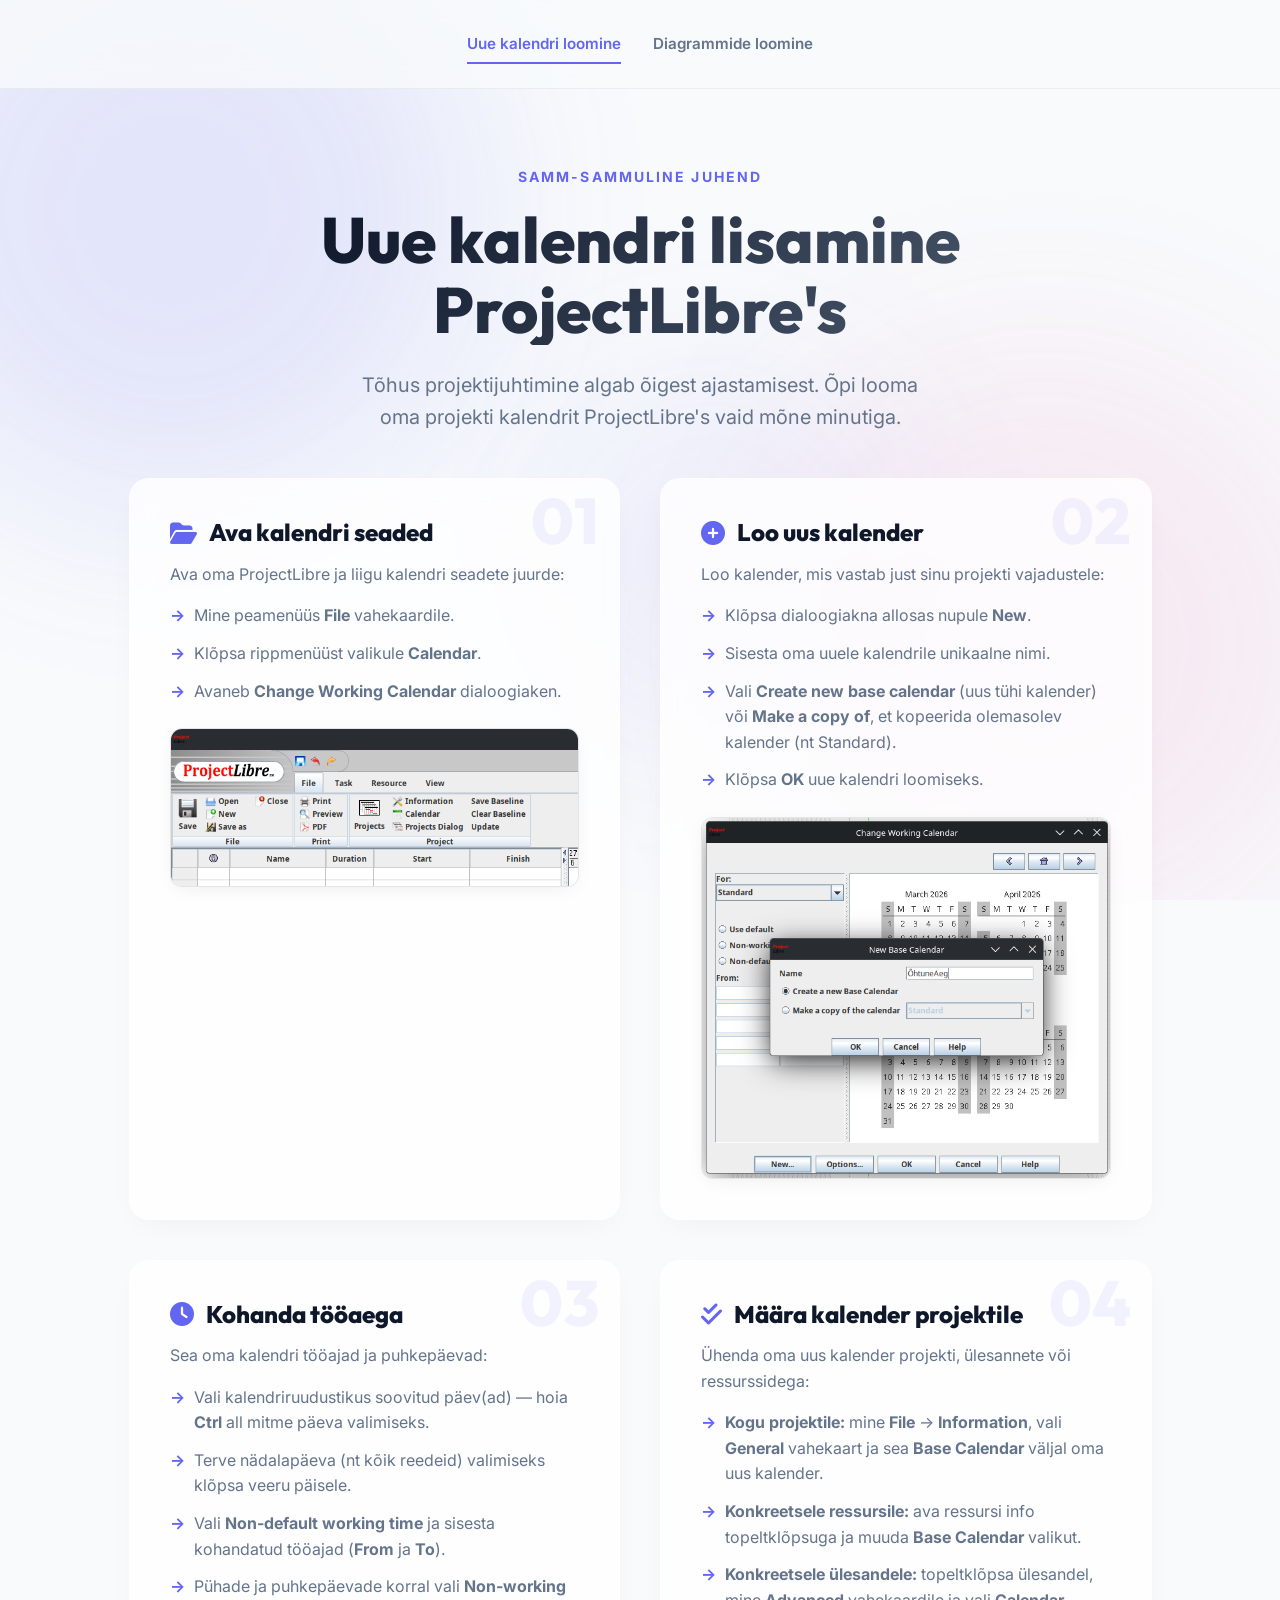
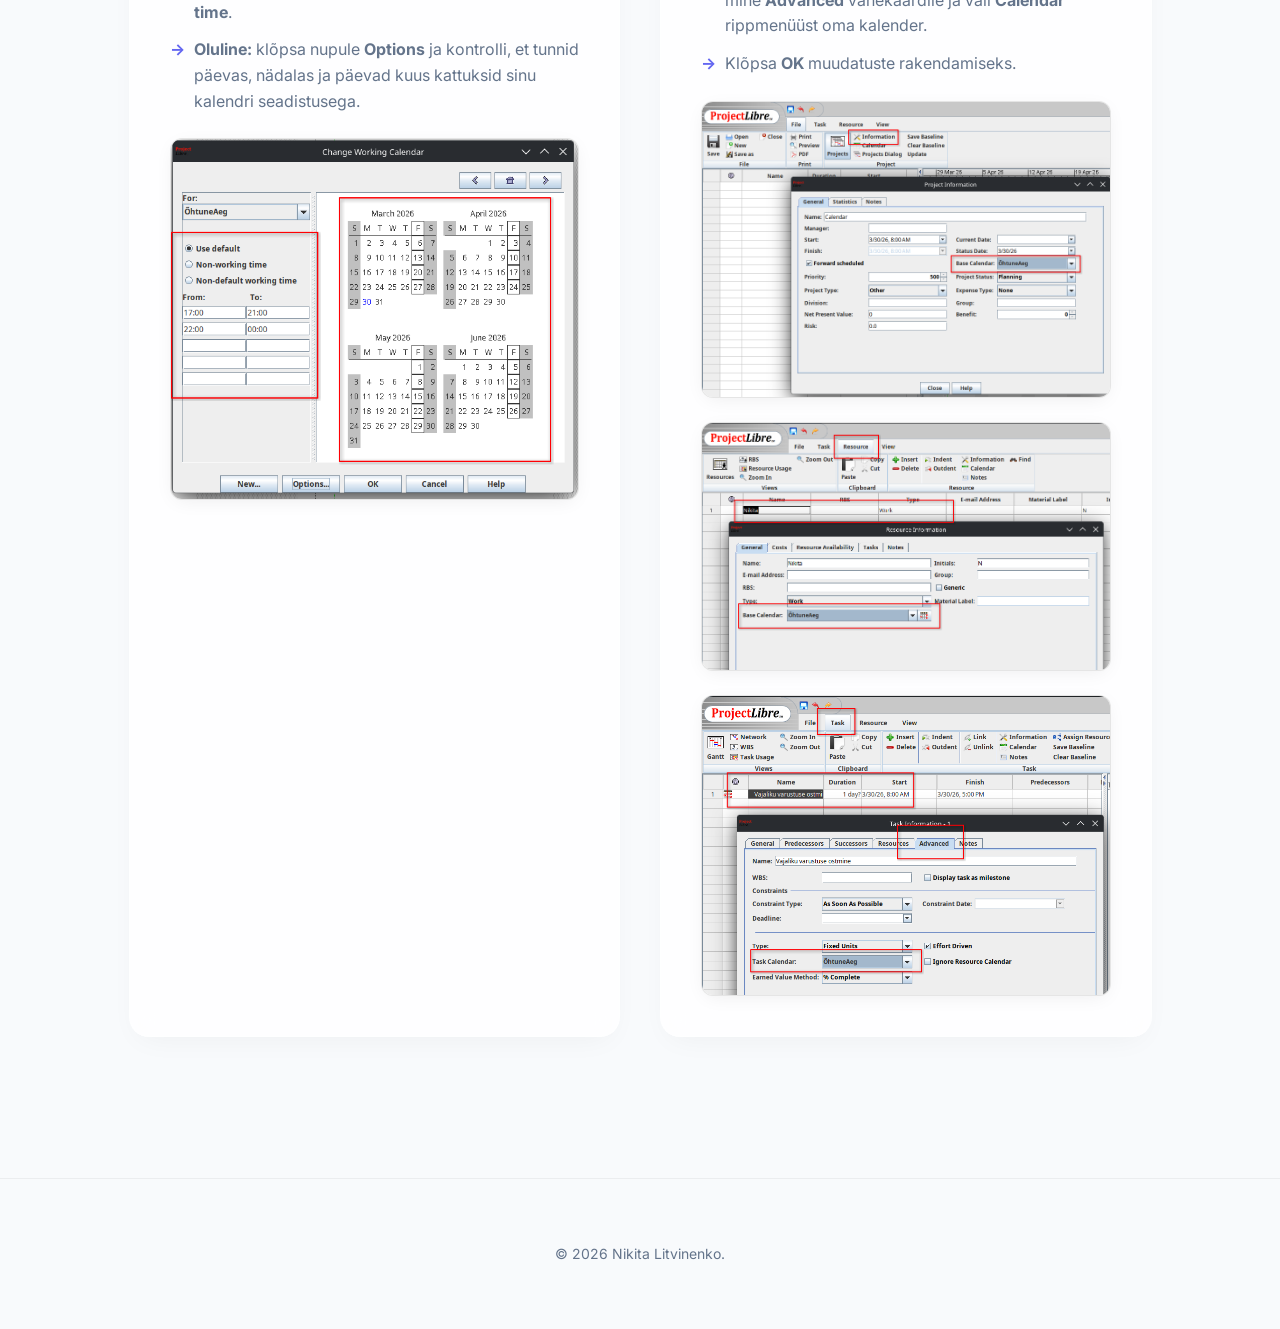
<file: index.html>
<!DOCTYPE html>
<html lang="et">

<head>
    <meta charset="UTF-8">
    <meta name="viewport" content="width=device-width, initial-scale=1.0">
    <title>Kiirjuhend: Kuidas lisada uus kalender ProjectLibre's</title>
    <meta name="description"
        content="Põhjalik juhend ProjectLibre's uue kalendri loomiseks, kohandamiseks ja määramiseks. Järgi neid lihtsaid samme paremaks projektijuhtimiseks.">
    <link rel="stylesheet" href="style.css">
    <!-- Font Awesome for icons -->
    <link rel="stylesheet" href="https://cdnjs.cloudflare.com/ajax/libs/font-awesome/6.4.0/css/all.min.css">
    <!-- Favicon (placeholder/standard) -->
    <link rel="icon" type="image/svg+xml"
        href="data:image/svg+xml,<svg xmlns='http://www.w3.org/2000/svg' viewBox='0 0 100 100'><text y='.9em' font-size='90'>📅</text></svg>">
</head>

<body>
    <div class="bg-blobs">
        <div class="blob blob-1"></div>
        <div class="blob blob-2"></div>
        <div class="blob blob-3"></div>
    </div>

    <nav>
        <div class="container">
            <a href="index.html" class="active">Uue kalendri loomine</a>
            <a href="diagramm.html">Diagrammide loomine</a>
        </div>
    </nav>

    <header class="container reveal">
        <span class="hero-subtitle">Samm-sammuline juhend</span>
        <h1 id="main-title">Uue kalendri lisamine <br>ProjectLibre's</h1>
        <p class="hero-desc">Tõhus projektijuhtimine algab õigest ajastamisest. Õpi looma oma projekti kalendrit
            ProjectLibre's vaid mõne minutiga.</p>
    </header>

    <main class="container">
        <div class="steps-grid">
            <!-- Step 1 -->
            <article class="step-card reveal delay-1" id="step-1">
                <span class="step-number">01</span>
                <h3><i class="fa-solid fa-folder-open"></i> Ava kalendri seaded</h3>
                <div class="step-content">
                    <p>Ava oma ProjectLibre ja liigu kalendri seadete juurde:</p>
                    <ul>
                        <li>Mine peamenüüs <b>File</b> vahekaardile.</li>
                        <li>Klõpsa rippmenüüst valikule <b>Calendar</b>.</li>
                        <li>Avaneb <b>Change Working Calendar</b> dialoogiaken.</li>
                    </ul>

                    <div class="step-image">
                        <img src="images/1.png">
                    </div>
                </div>
            </article>

            <!-- Step 2 -->
            <article class="step-card reveal delay-2" id="step-2">
                <span class="step-number">02</span>
                <h3><i class="fa-solid fa-plus-circle"></i> Loo uus kalender</h3>
                <div class="step-content">
                    <p>Loo kalender, mis vastab just sinu projekti vajadustele:</p>
                    <ul>
                        <li>Klõpsa dialoogiakna allosas nupule <b>New</b>.</li>
                        <li>Sisesta oma uuele kalendrile unikaalne nimi.</li>
                        <li>Vali <b>Create new base calendar</b> (uus tühi kalender) või <b>Make a copy of</b>, et
                            kopeerida olemasolev kalender (nt Standard).</li>
                        <li>Klõpsa <b>OK</b> uue kalendri loomiseks.</li>
                    </ul>

                    <div class="step-image">
                        <img src="images/2.png">
                    </div>
                </div>
            </article>

            <!-- Step 3 -->
            <article class="step-card reveal delay-3" id="step-3">
                <span class="step-number">03</span>
                <h3><i class="fa-solid fa-clock"></i> Kohanda tööaega</h3>
                <div class="step-content">
                    <p>Sea oma kalendri tööajad ja puhkepäevad:</p>
                    <ul>
                        <li>Vali kalendriruudustikus soovitud päev(ad) — hoia <b>Ctrl</b> all mitme päeva
                            valimiseks.</li>
                        <li>Terve nädalapäeva (nt kõik reedeid) valimiseks klõpsa veeru päisele.</li>
                        <li>Vali <b>Non-default working time</b> ja sisesta kohandatud tööajad (<b>From</b> ja
                            <b>To</b>).</li>
                        <li>Pühade ja puhkepäevade korral vali <b>Non-working time</b>.</li>
                        <li><b>Oluline:</b> klõpsa nupule <b>Options</b> ja kontrolli, et tunnid päevas,
                            nädalas ja päevad kuus kattuksid sinu kalendri seadistusega.</li>
                    </ul>

                    <div class="step-image">
                        <img src="images/3.png">
                    </div>
                </div>
            </article>

            <!-- Step 4 -->
            <article class="step-card reveal delay-4" id="step-4">
                <span class="step-number">04</span>
                <h3><i class="fa-solid fa-check-double"></i> Määra kalender projektile</h3>
                <div class="step-content">
                    <p>Ühenda oma uus kalender projekti, ülesannete või ressurssidega:</p>
                    <ul>
                        <li><b>Kogu projektile:</b> mine <b>File</b> → <b>Information</b>, vali <b>General</b>
                            vahekaart ja sea <b>Base Calendar</b> väljal oma uus kalender.</li>
                        <li><b>Konkreetsele ressursile:</b> ava ressursi info topeltklõpsuga ja muuda <b>Base
                                Calendar</b> valikut.</li>
                        <li><b>Konkreetsele ülesandele:</b> topeltklõpsa ülesandel, mine <b>Advanced</b> vahekaardile
                            ja vali <b>Calendar</b> rippmenüüst oma kalender.</li>
                        <li>Klõpsa <b>OK</b> muudatuste rakendamiseks.</li>
                    </ul>

                    <div class="step-image">
                        <img src="images/4.png">
                    </div>                    
                    
                    <div class="step-image">
                        <img src="images/5.png">
                    </div>                    
                    
                    <div class="step-image">
                        <img src="images/6.png">
                    </div>
                </div>
            </article>
        </div>
    </main>

    <!-- Image Modal -->
    <div id="image-modal" class="modal">
        <span class="close">&times;</span>
        <img class="modal-content" id="img-fullscreen">
    </div>

    <footer>
        <div class="container">
            <p>© 2026 Nikita Litvinenko.</p>
        </div>
    </footer>

    <script>
        const observer = new IntersectionObserver((entries) => {
            entries.forEach(entry => {
                if (entry.isIntersecting) {
                    entry.target.classList.add('visible');
                }
            });
        }, { threshold: 0.1 });

        document.querySelectorAll('.reveal').forEach(el => observer.observe(el));

        // Lightbox Logic
        const modal = document.getElementById('image-modal');
        const modalImg = document.getElementById('img-fullscreen');
        const closeBtn = document.querySelector('.close');

        document.querySelectorAll('.step-image img').forEach(img => {
            img.addEventListener('click', function () {
                modal.style.display = "block";
                modalImg.src = this.src;
                document.body.style.overflow = "hidden"; // Prevent scrolling
            });
        });

        const closeModal = () => {
            modal.style.display = "none";
            document.body.style.overflow = "auto";
        };

        closeBtn.onclick = closeModal;
        modal.onclick = (e) => { if (e.target === modal) closeModal(); };
    </script>
</body>

</html>
</file>
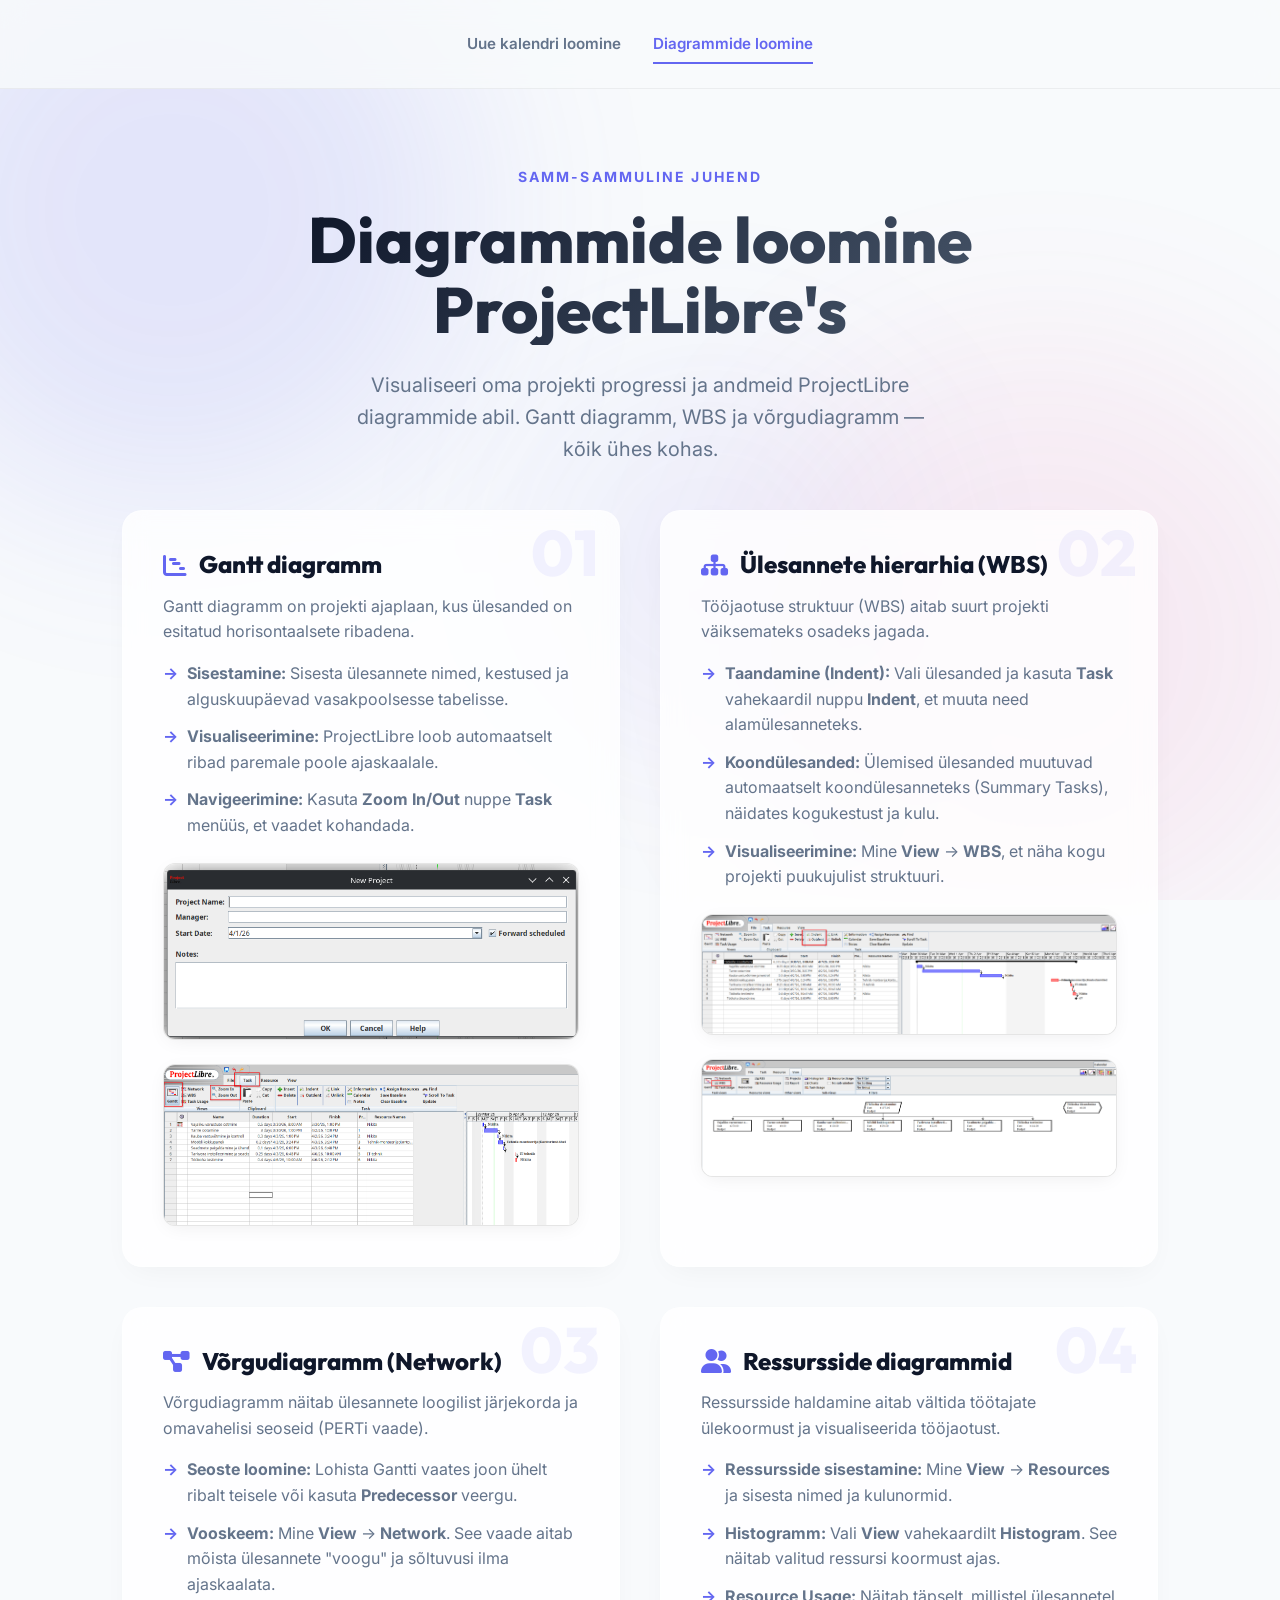
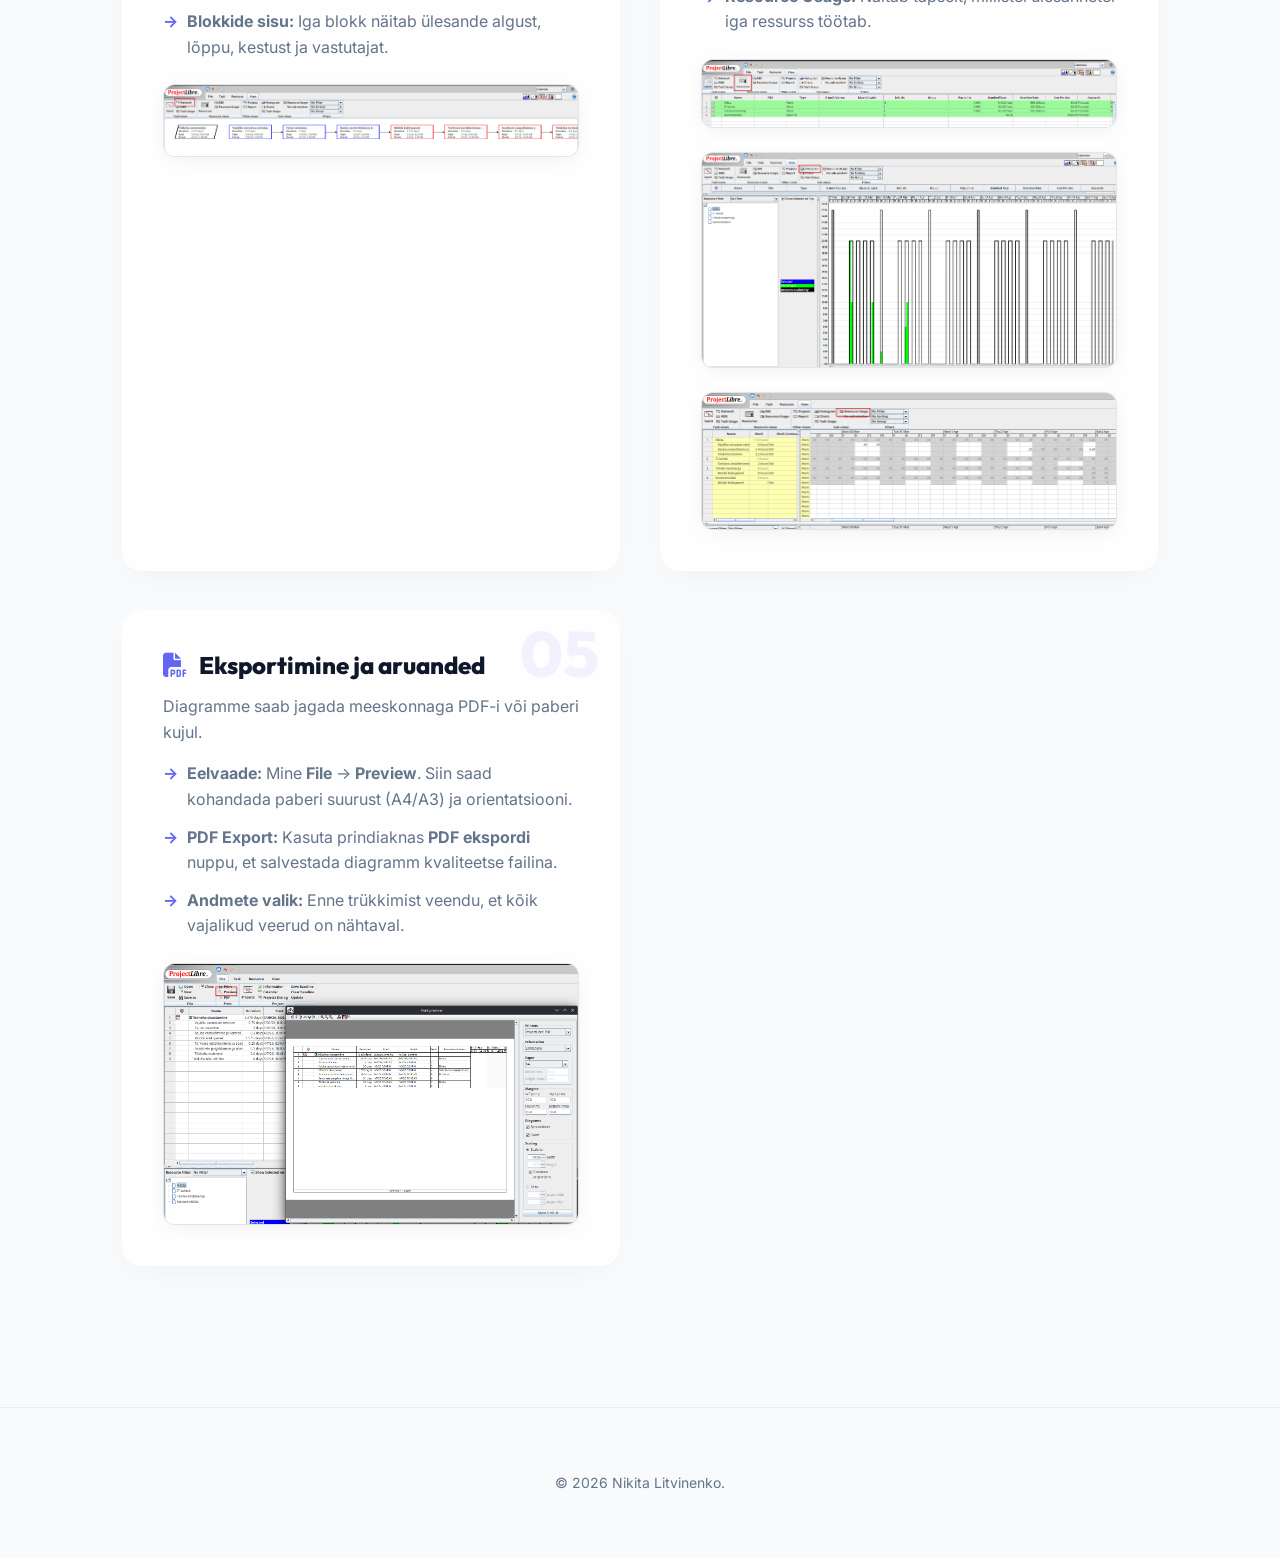
<file: diagramm.html>
<!DOCTYPE html>
<html lang="et">

<head>
    <meta charset="UTF-8">
    <meta name="viewport" content="width=device-width, initial-scale=1.0">
    <title>Kiirjuhend: Diagrammide loomine ProjectLibre's</title>
    <meta name="description"
        content="Õpi looma Gantt diagramme, WBS skeeme ja võrgudiagramme ProjectLibre's. Visualiseeri oma projekti edukalt.">
    <link rel="stylesheet" href="style.css">
    <link rel="stylesheet" href="https://cdnjs.cloudflare.com/ajax/libs/font-awesome/6.4.0/css/all.min.css">
    <link rel="icon" type="image/svg+xml"
        href="data:image/svg+xml,<svg xmlns='http://www.w3.org/2000/svg' viewBox='0 0 100 100'><text y='.9em' font-size='90'>📈</text></svg>">
</head>

<body>
    <div class="bg-blobs">
        <div class="blob blob-1"></div>
        <div class="blob blob-2"></div>
        <div class="blob blob-3"></div>
    </div>

    <nav>
        <div class="container">
            <a href="index.html">Uue kalendri loomine</a>
            <a href="diagramm.html" class="active">Diagrammide loomine</a>
        </div>
    </nav>

    <header class="container reveal">
        <span class="hero-subtitle">Samm-sammuline juhend</span>
        <h1 id="main-title">Diagrammide loomine <br>ProjectLibre's</h1>
        <p class="hero-desc">Visualiseeri oma projekti progressi ja andmeid ProjectLibre diagrammide abil. Gantt
            diagramm, WBS ja võrgudiagramm — kõik ühes kohas.</p>
    </header>

    <main class="container">
        <div class="steps-grid">
            <!-- Step 1 -->
            <article class="step-card reveal delay-1" id="step-1">
                <span class="step-number">01</span>
                <h3><i class="fa-solid fa-chart-gantt"></i> Gantt diagramm</h3>
                <div class="step-content">
                    <p>Gantt diagramm on projekti ajaplaan, kus ülesanded on esitatud horisontaalsete ribadena.</p>
                    <ul>
                        <li><b>Sisestamine:</b> Sisesta ülesannete nimed, kestused ja alguskuupäevad vasakpoolsesse
                            tabelisse.</li>
                        <li><b>Visualiseerimine:</b> ProjectLibre loob automaatselt ribad paremale poole ajaskaalale.
                        </li>
                        <li><b>Navigeerimine:</b> Kasuta <b>Zoom In/Out</b> nuppe <b>Task</b> menüüs, et vaadet
                            kohandada.</li>
                    </ul>

                    <div class="step-image">
                        <img src="images/diagramm/1.png" alt="Gantt diagrammi vaade">
                    </div>

                    <div class="step-image">
                        <img src="images/diagramm/2.png" alt="Gantt diagrammi vaade">
                    </div>
                </div>
            </article>

            <!-- Step 2 -->
            <article class="step-card reveal delay-2" id="step-2">
                <span class="step-number">02</span>
                <h3><i class="fa-solid fa-sitemap"></i> Ülesannete hierarhia (WBS)</h3>
                <div class="step-content">
                    <p>Tööjaotuse struktuur (WBS) aitab suurt projekti väiksemateks osadeks jagada.</p>
                    <ul>
                        <li><b>Taandamine (Indent):</b> Vali ülesanded ja kasuta <b>Task</b> vahekaardil nuppu
                            <b>Indent</b>, et muuta need alamülesanneteks.
                        </li>
                        <li><b>Koondülesanded:</b> Ülemised ülesanded muutuvad automaatselt koondülesanneteks (Summary
                            Tasks), näidates kogukestust ja kulu.</li>
                        <li><b>Visualiseerimine:</b> Mine <b>View</b> → <b>WBS</b>, et näha kogu projekti puukujulist
                            struktuuri.</li>
                    </ul>

                    <div class="step-image">
                        <img src="images/diagramm/3.png" alt="Indent">
                    </div>

                    <div class="step-image">
                        <img src="images/diagramm/4.png" alt="WBS puudiagramm">
                    </div>
                </div>
            </article>

            <!-- Step 3 -->
            <article class="step-card reveal delay-3" id="step-3">
                <span class="step-number">03</span>
                <h3><i class="fa-solid fa-diagram-project"></i> Võrgudiagramm (Network)</h3>
                <div class="step-content">
                    <p>Võrgudiagramm näitab ülesannete loogilist järjekorda ja omavahelisi seoseid (PERTi vaade).</p>
                    <ul>
                        <li><b>Seoste loomine:</b> Lohista Gantti vaates joon ühelt ribalt teisele või kasuta
                            <b>Predecessor</b> veergu.
                        </li>
                        <li><b>Vooskeem:</b> Mine <b>View</b> → <b>Network</b>. See vaade aitab mõista ülesannete
                            "voogu" ja sõltuvusi ilma ajaskaalata.</li>
                        <li><b>Blokkide sisu:</b> Iga blokk näitab ülesande algust, lõppu, kestust ja vastutajat.</li>
                    </ul>

                    <div class="step-image">
                        <img src="images/diagramm/5.png" alt="Võrgudiagrammi vaade">
                    </div>
                </div>
            </article>

            <!-- Step 4 -->
            <article class="step-card reveal delay-4" id="step-4">
                <span class="step-number">04</span>
                <h3><i class="fa-solid fa-user-group"></i> Ressursside diagrammid</h3>
                <div class="step-content">
                    <p>Ressursside haldamine aitab vältida töötajate ülekoormust ja visualiseerida tööjaotust.</p>
                    <ul>
                        <li><b>Ressursside sisestamine:</b> Mine <b>View</b> → <b>Resources</b> ja sisesta nimed ja
                            kulunormid.</li>
                        <li><b>Histogramm:</b> Vali <b>View</b> vahekaardilt <b>Histogram</b>. See näitab valitud
                            ressursi koormust ajas.</li>
                        <li><b>Resource Usage:</b> Näitab täpselt, millistel ülesannetel iga ressurss töötab.</li>
                    </ul>

                    <div class="step-image">
                        <img src="images/diagramm/6.png" alt="Ressursside diagrammi vaade">
                    </div>

                    <div class="step-image">
                        <img src="images/diagramm/7.png" alt="Histogramm">
                    </div>

                    <div class="step-image">
                        <img src="images/diagramm/8.png" alt="Resource Usage">
                    </div>
                </div>
            </article>

            <!-- Step 5 -->
            <article class="step-card reveal delay-1" id="step-5">
                <span class="step-number">05</span>
                <h3><i class="fa-solid fa-file-pdf"></i> Eksportimine ja aruanded</h3>
                <div class="step-content">
                    <p>Diagramme saab jagada meeskonnaga PDF-i või paberi kujul.</p>
                    <ul>
                        <li><b>Eelvaade:</b> Mine <b>File</b> → <b>Preview</b>. Siin saad kohandada paberi suurust
                            (A4/A3) ja orientatsiooni.</li>
                        <li><b>PDF Export:</b> Kasuta prindiaknas <b>PDF ekspordi</b> nuppu, et salvestada diagramm
                            kvaliteetse failina.</li>
                        <li><b>Andmete valik:</b> Enne trükkimist veendu, et kõik vajalikud veerud on nähtaval.</li>
                    </ul>

                    <div class="step-image">
                        <img src="images/diagramm/9.png" alt="Print Preview">
                    </div>
                </div>
            </article>
        </div>
    </main>

    <!-- Image Modal -->
    <div id="image-modal" class="modal">
        <span class="close">&times;</span>
        <img class="modal-content" id="img-fullscreen">
    </div>

    <footer>
        <div class="container">
            <p>© 2026 Nikita Litvinenko.</p>
        </div>
    </footer>

    <script>
        const observer = new IntersectionObserver((entries) => {
            entries.forEach(entry => {
                if (entry.isIntersecting) {
                    entry.target.classList.add('visible');
                }
            });
        }, { threshold: 0.1 });

        document.querySelectorAll('.reveal').forEach(el => observer.observe(el));

        const modal = document.getElementById('image-modal');
        const modalImg = document.getElementById('img-fullscreen');
        const closeBtn = document.querySelector('.close');

        document.querySelectorAll('.step-image img').forEach(img => {
            img.addEventListener('click', function () {
                modal.style.display = "block";
                modalImg.src = this.src;
                document.body.style.overflow = "hidden";
            });
        });

        const closeModal = () => {
            modal.style.display = "none";
            document.body.style.overflow = "auto";
        };

        closeBtn.onclick = closeModal;
        modal.onclick = (e) => { if (e.target === modal) closeModal(); };
    </script>
</body>

</html>
</file>
<file: style.css>
@import url('https://fonts.googleapis.com/css2?family=Inter:wght@300;400;500;600;700&family=Outfit:wght@400;600;800&display=swap');

:root {
  --primary: #6366f1;
  --primary-glow: rgba(99, 102, 241, 0.4);
  --secondary: #ec4899;
  --bg: #f8fafc;
  --text: #0f172a;
  --text-muted: #64748b;
  --card-bg: rgba(255, 255, 255, 0.8);
  --card-border: rgba(255, 255, 255, 0.3);
  --shadow: 0 10px 30px -10px rgba(0, 0, 0, 0.05);
  --radius: 20px;
}

* {
  margin: 0;
  padding: 0;
  box-sizing: border-box;
}

body {
  display: flex;
  flex-direction: column;
  min-height: 100vh;
  gap: 5vh;
  font-family: 'Inter', sans-serif;
  background-color: var(--bg);
  color: var(--text);
  line-height: 1.6;
  overflow-x: hidden;
}

h1,
h2,
h3 {
  font-family: 'Outfit', sans-serif;
  font-weight: 800;
  line-height: 1.1;
}

.container {
  max-width: 1100px;
  margin: 0 auto;
  padding: 0 2rem;
}

/* Background Blobs */
.bg-blobs {
  position: fixed;
  top: 0;
  left: 0;
  width: 100%;
  height: 100%;
  z-index: -2;
  overflow: hidden;
  pointer-events: none;
}

.blob {
  position: absolute;
  width: 600px;
  height: 600px;
  background: var(--primary-glow);
  filter: blur(100px);
  border-radius: 50%;
  opacity: 0.35;
  animation: floatBlobs 25s infinite alternate ease-in-out;
}

.blob-1 {
  top: -10%;
  left: -10%;
  background: rgba(99, 102, 241, 0.4);
}

.blob-2 {
  bottom: -5%;
  right: -5%;
  background: rgba(236, 72, 153, 0.25);
  animation-duration: 35s;
  animation-delay: -7s;
}

.blob-3 {
  top: 40%;
  left: 40%;
  width: 400px;
  height: 400px;
  background: rgba(99, 102, 241, 0.2);
  animation-duration: 45s;
  animation-delay: -15s;
}

@keyframes floatBlobs {
  0% { transform: translate(0, 0) rotate(0deg) scale(1); }
  33% { transform: translate(10vw, 5vh) rotate(120deg) scale(1.1); }
  66% { transform: translate(-5vw, 15vh) rotate(240deg) scale(0.9); }
  100% { transform: translate(0, 0) rotate(360deg) scale(1); }
}

/* Header & Hero */
header {
  padding: 4rem 0 6rem;
  text-align: center;
}

.hero-subtitle {
  color: var(--primary);
  text-transform: uppercase;
  letter-spacing: 0.15em;
  font-weight: 700;
  font-size: 0.875rem;
  margin-bottom: 1rem;
  margin-top: 2rem;
  display: block;
}

h1 {
  font-size: clamp(2.5rem, 5vw, 4rem);
  margin-bottom: 1.5rem;
  background: linear-gradient(135deg, var(--text) 0%, #475569 100%);
  -webkit-background-clip: text;
  background-clip: text;
  -webkit-text-fill-color: transparent;
}

.hero-desc {
  font-size: 1.25rem;
  color: var(--text-muted);
  max-width: 600px;
  margin: 0 auto;
}

/* Navigation */
nav {
  position: sticky;
  top: 0;
  width: 100%;
  z-index: 100;
  padding: 1.5rem 0;
  background: rgba(248, 250, 252, 0.8);
  backdrop-filter: blur(12px);
  -webkit-backdrop-filter: blur(12px);
  border-bottom: 1px solid rgba(0, 0, 0, 0.05);
}

nav .container {
  display: flex;
  justify-content: center;
  align-items: center;
  gap: 2rem;
}

nav a {
  text-decoration: none;
  color: var(--text-muted);
  font-weight: 600;
  font-size: 0.95rem;
  transition: all 0.3s ease;
  position: relative;
  padding: 0.5rem 0;
}

nav a:hover,
nav a.active {
  color: var(--primary);
}

nav a::after {
  content: '';
  position: absolute;
  bottom: 0;
  left: 0;
  width: 0;
  height: 2px;
  background: var(--primary);
  transition: width 0.3s ease;
}

nav a:hover::after,
nav a.active::after {
  width: 100%;
}

@media (max-width: 768px) {
  nav .container {
    gap: 1rem;
    flex-direction: column;
    padding: 1rem;
  }
}

/* Steps Grid */
.steps-grid {
  display: grid;
  gap: 2.5rem;
  grid-template-columns: repeat(auto-fit, minmax(320px, 1fr));
  padding-bottom: 6rem;
}

.step-card {
  background: var(--card-bg);
  backdrop-filter: blur(12px);
  -webkit-backdrop-filter: blur(12px);
  border: 1px solid var(--card-border);
  border-radius: var(--radius);
  padding: 2.5rem;
  box-shadow: var(--shadow);
  transition: all 0.4s cubic-bezier(0.23, 1, 0.32, 1);
  position: relative;
  overflow: hidden;
  display: flex;
  flex-direction: column;
}

.step-card:hover {
  transform: translateY(-8px);
  box-shadow: 0 20px 40px -15px rgba(0, 0, 0, 0.1);
  border-color: var(--primary-glow);
}

.step-number {
  font-family: 'Outfit', sans-serif;
  font-size: 4rem;
  font-weight: 800;
  color: rgba(99, 102, 241, 0.08);
  position: absolute;
  top: 10px;
  right: 20px;
  line-height: 1;
}

.step-card h3 {
  font-size: 1.5rem;
  margin-bottom: 1rem;
  color: var(--text);
  display: flex;
  align-items: center;
  gap: 0.75rem;
}

.step-card h3 i {
  color: var(--primary);
}

.step-content {
  color: var(--text-muted);
  font-size: 1rem;
  flex-grow: 1;
}

.step-image {
  margin-top: 1.5rem;
  border-radius: 12px;
  overflow: hidden;
  border: 1px solid rgba(0, 0, 0, 0.1);
  box-shadow: 0 4px 20px -5px rgba(0, 0, 0, 0.08);
  transition: transform 0.4s ease;
  background: white;
}

.step-image:hover {
  transform: scale(1.02);
  box-shadow: 0 10px 30px -10px rgba(0, 0, 0, 0.15);
}

.step-image img {
  width: 100%;
  height: auto;
  display: block;
  cursor: zoom-in;
}

.image-row {
  display: flex;
  gap: 1rem;
  margin-top: 1.5rem;
}

.image-row .step-image {
  margin-top: 0;
  flex: 1;
}

@media (max-width: 640px) {
  .image-row {
    flex-direction: column;
  }
}

.step-content ul {
  list-style: none;
  margin-top: 1rem;
}

.step-content li {
  position: relative;
  padding-left: 1.5rem;
  margin-bottom: 0.75rem;
}

.step-content li::before {
  content: '→';
  position: absolute;
  left: 0;
  color: var(--primary);
  font-weight: 700;
}

/* Footer */
footer {
  text-align: center;
  padding: 4rem 0;
  border-top: 1px solid rgba(0, 0, 0, 0.05);
  color: var(--text-muted);
  font-size: 0.875rem;
}

/* Animations */
.reveal {
  opacity: 0;
  transform: translateY(30px);
  transition: all 0.8s ease-out;
}

.reveal.visible {
  opacity: 1;
  transform: translateY(0);
}

.delay-1 {
  animation-delay: 0.1s;
}

.delay-2 {
  animation-delay: 0.2s;
}

.delay-3 {
  animation-delay: 0.3s;
}

.delay-4 {
  animation-delay: 0.4s;
}

.delay-5 {
  animation-delay: 0.5s;
}

/* Mobile Optimization */
@media (max-width: 768px) {
  header {
    padding: 3rem 0;
  }

  .steps-grid {
    grid-template-columns: 1fr;
  }

  .step-card {
    padding: 1.5rem;
  }
}

/* Lightbox Modal */
.modal {
  display: none;
  position: fixed;
  z-index: 1000;
  padding-top: 50px;
  left: 0;
  top: 0;
  width: 100%;
  height: 100%;
  overflow: auto;
  background-color: rgba(2, 6, 23, 0.95);
  backdrop-filter: blur(8px);
  -webkit-backdrop-filter: blur(8px);
  cursor: pointer;
}

.modal-content {
  margin: auto;
  display: block;
  max-width: 90%;
  max-height: 85vh;
  border-radius: 12px;
  box-shadow: 0 20px 50px rgba(0, 0, 0, 0.5);
  transform: scale(0.9);
  animation: modalZoom 0.3s cubic-bezier(0.23, 1, 0.32, 1) forwards;
}

@keyframes modalZoom {
  to {
    transform: scale(1);
  }
}

.close {
  position: absolute;
  top: 25px;
  right: 35px;
  color: white;
  font-size: 40px;
  font-weight: 800;
  cursor: pointer;
  transition: 0.3s;
  z-index: 1001;
  line-height: 1;
}

.close:hover {
  color: var(--primary);
  transform: rotate(90deg);
}

@media (max-width: 768px) {
  .modal-content {
    max-width: 95%;
    margin-top: 20%;
  }
}
</file>
